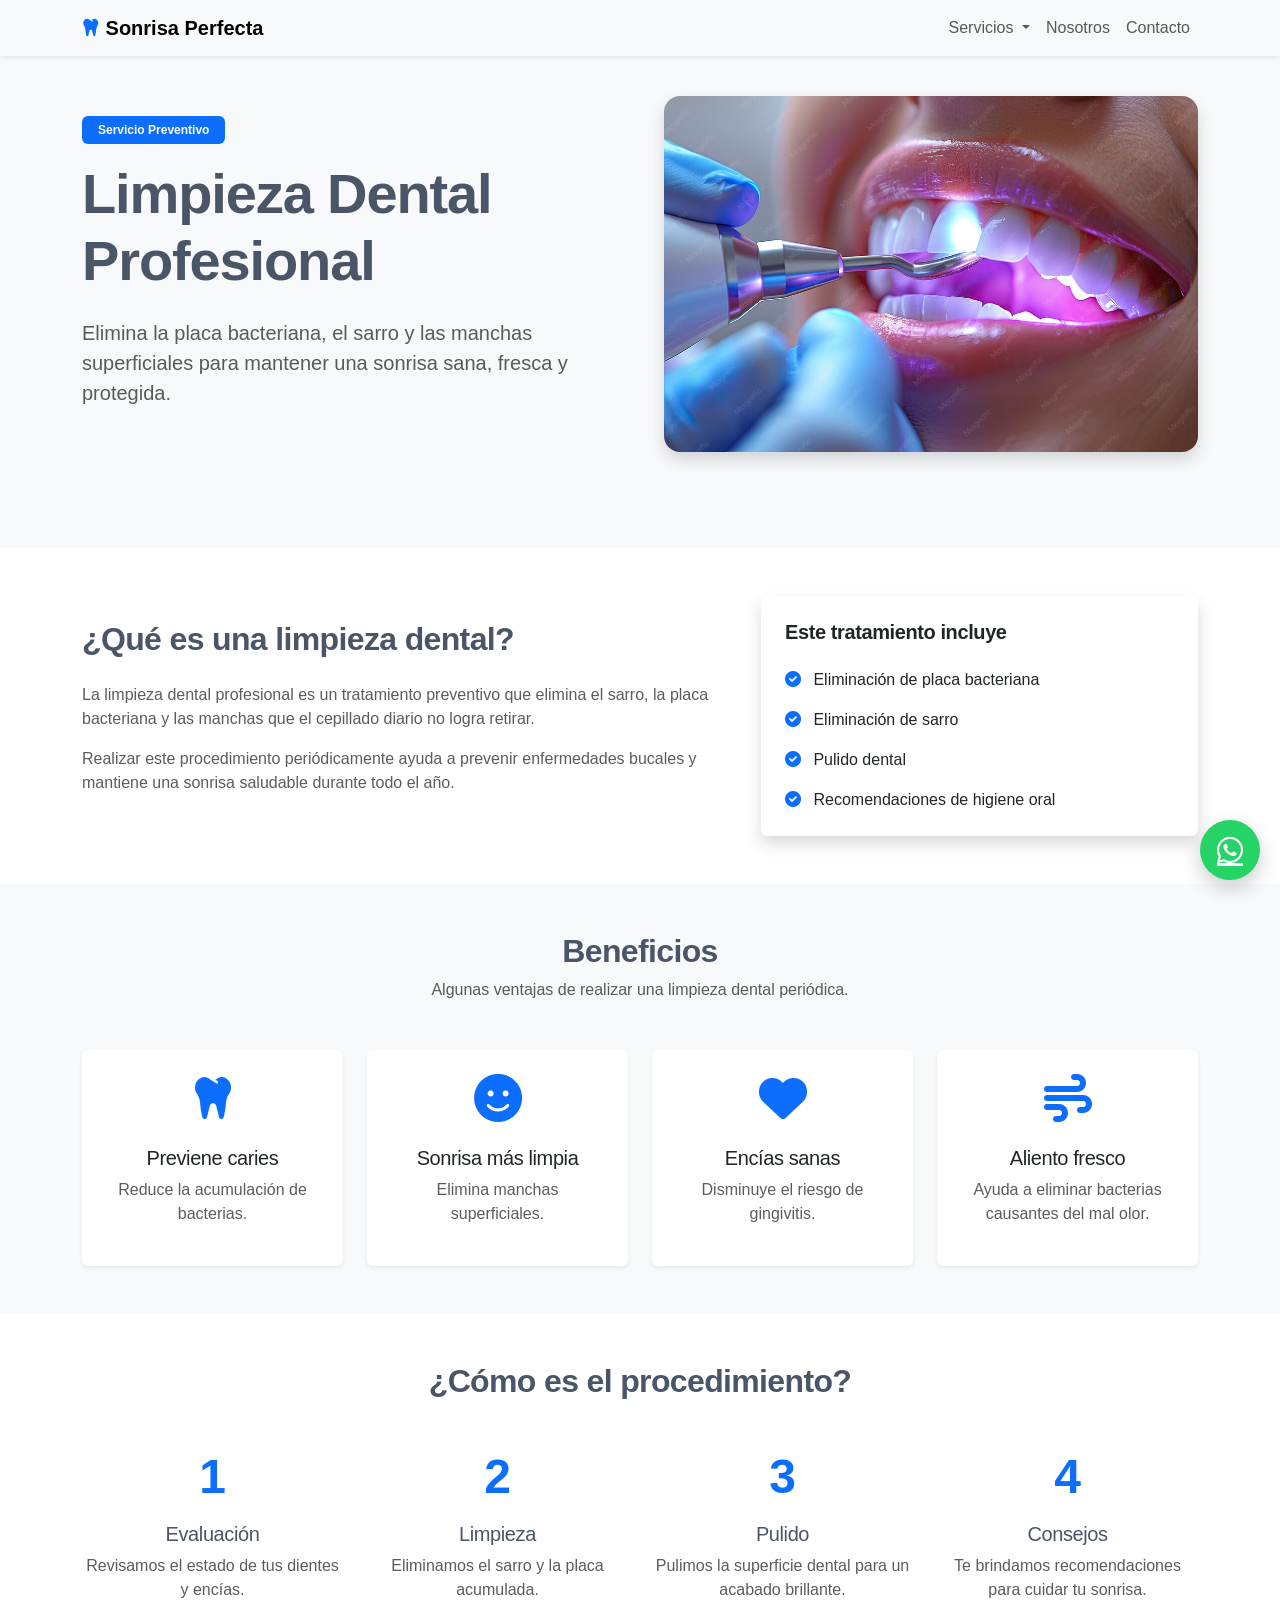
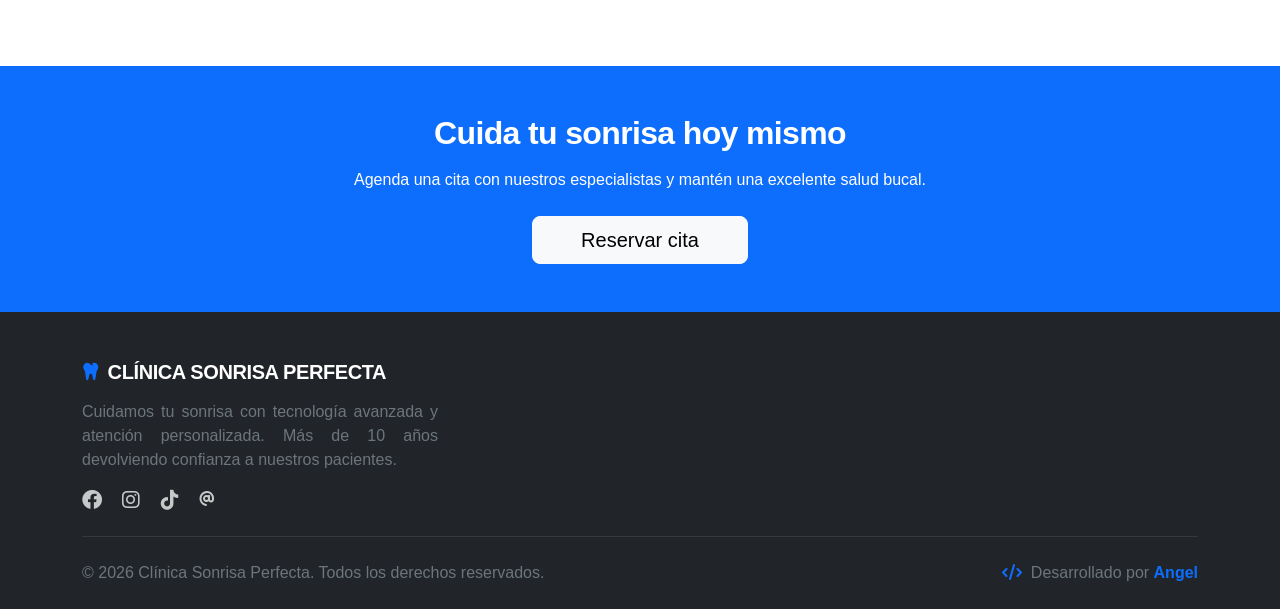
<file: html/servicios/blanqueamiento.html>
<!DOCTYPE html>
<html lang="en">
<head>
    <meta charset="UTF-8">
    <meta name="viewport" content="width=device-width, initial-scale=1.0">
    <title>Limpieza Dendatal</title>

      <!-- Bootstrap 5 CSS -->
    <link href="https://cdn.jsdelivr.net/npm/bootstrap@5.3.0-alpha1/dist/css/bootstrap.min.css" rel="stylesheet" />
    <!-- Font Awesome (íconos) -->
    <link rel="stylesheet" href="https://cdnjs.cloudflare.com/ajax/libs/font-awesome/6.0.0/css/all.min.css" />

    <!-- Enlaces
    <script src="../../assets/js/load-components.js"></script> -->
    <link rel="stylesheet" href="../../assets/css/style.css">

</head>
<body>

     <!-- ===== NAVBAR ===== -->
   <div id="navbar"></div> 

   <main>

    <!-- ================= HERO ================= -->
    <section class="py-5 bg-light">
        <div class="container py-lg-5">

            <div class="row align-items-center g-5">

                <div class="col-lg-6">

                    <span class="badge bg-primary mb-3 px-3 py-2">
                        Servicio Preventivo
                    </span>

                    <h1 class="display-4 fw-bold mb-4">
                        Limpieza Dental Profesional
                    </h1>

                    <p class="lead text-muted mb-4">
                        Elimina la placa bacteriana, el sarro y las manchas
                        superficiales para mantener una sonrisa sana,
                        fresca y protegida.
                    </p>

                    <!-- <div class="d-flex flex-wrap gap-3">

                        <a href="#" class="btn btn-primary btn-lg px-4">
                            Agendar cita
                        </a>

                        <a href="#" class="btn btn-outline-primary btn-lg px-4">
                            Más información
                        </a>

                    </div>-->

                </div>

                <div class="col-lg-6 text-center">

                    <img src="../../assets/img/blanqueamiento_dental.jpg"
                         class="img-fluid rounded-4 shadow"
                         alt="Limpieza Dental">

                </div>

            </div>

        </div>
    </section>

    <!-- ================= DESCRIPCIÓN ================= -->

    <section class="py-5">

        <div class="container">

            <div class="row g-5 align-items-center">

                <div class="col-lg-7">

                    <h2 class="fw-bold mb-4">
                        ¿Qué es una limpieza dental?
                    </h2>

                    <p class="text-muted mb-3">
                        La limpieza dental profesional es un tratamiento
                        preventivo que elimina el sarro, la placa bacteriana
                        y las manchas que el cepillado diario no logra retirar.
                    </p>

                    <p class="text-muted">
                        Realizar este procedimiento periódicamente ayuda
                        a prevenir enfermedades bucales y mantiene una
                        sonrisa saludable durante todo el año.
                    </p>

                </div>

                <div class="col-lg-5">

                    <div class="card shadow border-0">

                        <div class="card-body p-4">

                            <h5 class="fw-bold mb-4">
                                Este tratamiento incluye
                            </h5>

                            <div class="mb-3">
                                <i class="fas fa-check-circle text-primary me-2"></i>
                                Eliminación de placa bacteriana
                            </div>

                            <div class="mb-3">
                                <i class="fas fa-check-circle text-primary me-2"></i>
                                Eliminación de sarro
                            </div>

                            <div class="mb-3">
                                <i class="fas fa-check-circle text-primary me-2"></i>
                                Pulido dental
                            </div>

                            <div>
                                <i class="fas fa-check-circle text-primary me-2"></i>
                                Recomendaciones de higiene oral
                            </div>

                        </div>

                    </div>

                </div>

            </div>

        </div>

    </section>

    <!-- ================= BENEFICIOS ================= -->

    <section class="py-5 bg-light">

        <div class="container">

            <div class="text-center mb-5">

                <h2 class="fw-bold">
                    Beneficios
                </h2>

                <p class="text-muted">
                    Algunas ventajas de realizar una limpieza dental periódica.
                </p>

            </div>

            <div class="row g-4">

                <div class="col-md-6 col-lg-3">

                    <div class="card border-0 shadow-sm h-100 text-center">

                        <div class="card-body p-4">

                            <i class="fas fa-tooth fa-3x text-primary mb-4"></i>

                            <h5>Previene caries</h5>

                            <p class="text-muted">
                                Reduce la acumulación de bacterias.
                            </p>

                        </div>

                    </div>

                </div>

                <div class="col-md-6 col-lg-3">

                    <div class="card border-0 shadow-sm h-100 text-center">

                        <div class="card-body p-4">

                            <i class="fas fa-smile fa-3x text-primary mb-4"></i>

                            <h5>Sonrisa más limpia</h5>

                            <p class="text-muted">
                                Elimina manchas superficiales.
                            </p>

                        </div>

                    </div>

                </div>

                <div class="col-md-6 col-lg-3">

                    <div class="card border-0 shadow-sm h-100 text-center">

                        <div class="card-body p-4">

                            <i class="fas fa-heart fa-3x text-primary mb-4"></i>

                            <h5>Encías sanas</h5>

                            <p class="text-muted">
                                Disminuye el riesgo de gingivitis.
                            </p>

                        </div>

                    </div>

                </div>

                <div class="col-md-6 col-lg-3">

                    <div class="card border-0 shadow-sm h-100 text-center">

                        <div class="card-body p-4">

                            <i class="fas fa-wind fa-3x text-primary mb-4"></i>

                            <h5>Aliento fresco</h5>

                            <p class="text-muted">
                                Ayuda a eliminar bacterias causantes del mal olor.
                            </p>

                        </div>

                    </div>

                </div>

            </div>

        </div>

    </section>

    <!-- ================= PASOS ================= -->

    <section class="py-5">

        <div class="container">

            <div class="text-center mb-5">

                <h2 class="fw-bold">
                    ¿Cómo es el procedimiento?
                </h2>

            </div>

            <div class="row text-center g-4">

                <div class="col-md-3">

                    <div class="display-5 text-primary fw-bold mb-3">
                        1
                    </div>

                    <h5>Evaluación</h5>

                    <p class="text-muted">
                        Revisamos el estado de tus dientes y encías.
                    </p>

                </div>

                <div class="col-md-3">

                    <div class="display-5 text-primary fw-bold mb-3">
                        2
                    </div>

                    <h5>Limpieza</h5>

                    <p class="text-muted">
                        Eliminamos el sarro y la placa acumulada.
                    </p>

                </div>

                <div class="col-md-3">

                    <div class="display-5 text-primary fw-bold mb-3">
                        3
                    </div>

                    <h5>Pulido</h5>

                    <p class="text-muted">
                        Pulimos la superficie dental para un acabado brillante.
                    </p>

                </div>

                <div class="col-md-3">

                    <div class="display-5 text-primary fw-bold mb-3">
                        4
                    </div>

                    <h5>Consejos</h5>

                    <p class="text-muted">
                        Te brindamos recomendaciones para cuidar tu sonrisa.
                    </p>

                </div>

            </div>

        </div>

    </section>

    <!-- ================= CTA ================= -->

    <section class="py-5 bg-primary text-white">

        <div class="container text-center">

            <h2 class="fw-bold mb-3">
                Cuida tu sonrisa hoy mismo
            </h2>

            <p class="mb-4">
                Agenda una cita con nuestros especialistas y mantén una excelente salud bucal.
            </p>

            <a href="#" class="btn btn-light btn-lg px-5">
                Reservar cita
            </a>

        </div>

    </section>

</main>

    <!-- ===== FOOTER ===== -->
    <div id="footer"></div> 

   <a href="https://wa.me/50512345678" class="whatsapp-float" target="_blank" rel="noopener noreferrer" aria-label="Escribir por WhatsApp">
        <i class="fab fa-whatsapp"></i>
    </a>
    <!-- Bootstrap JS -->
    <script src="https://cdn.jsdelivr.net/npm/bootstrap@5.3.0-alpha1/dist/js/bootstrap.bundle.min.js"></script>
    <script src="../../assets/js/layout.js"></script>

</body>
</html>
</file>
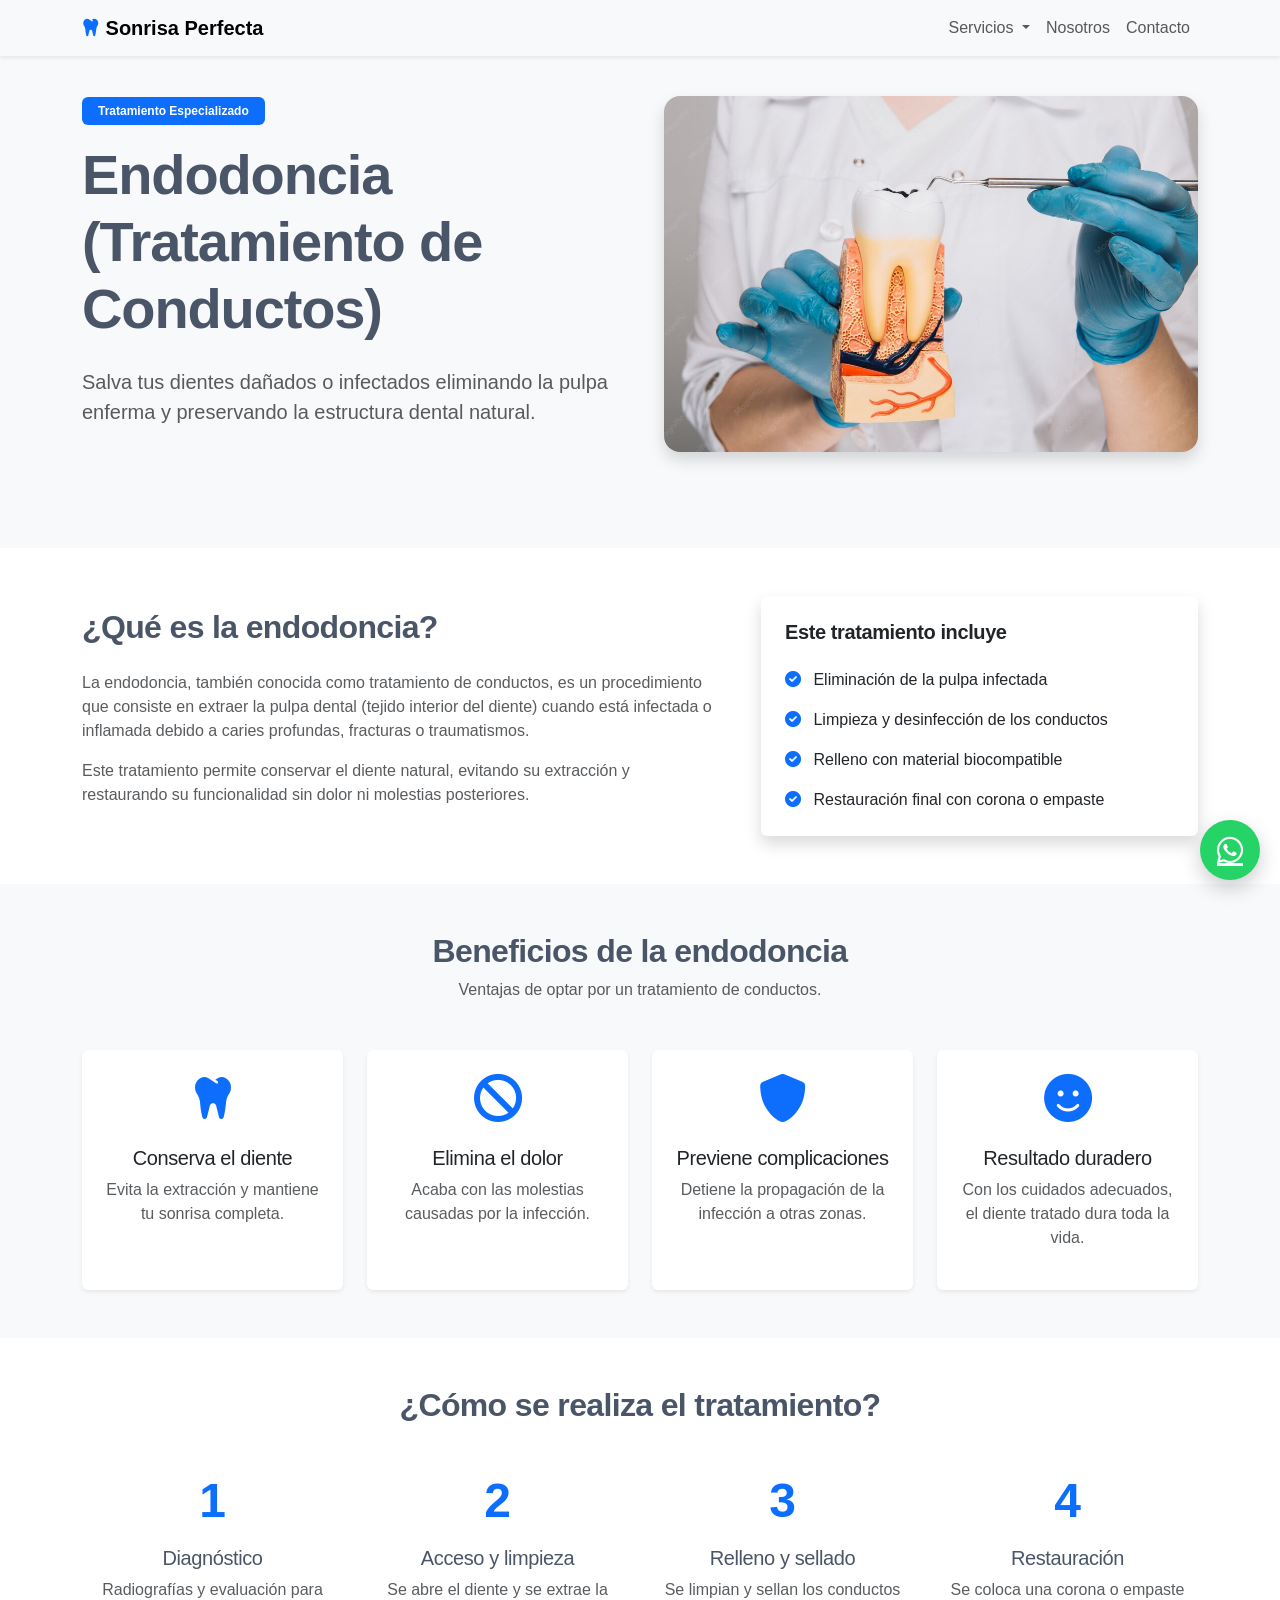
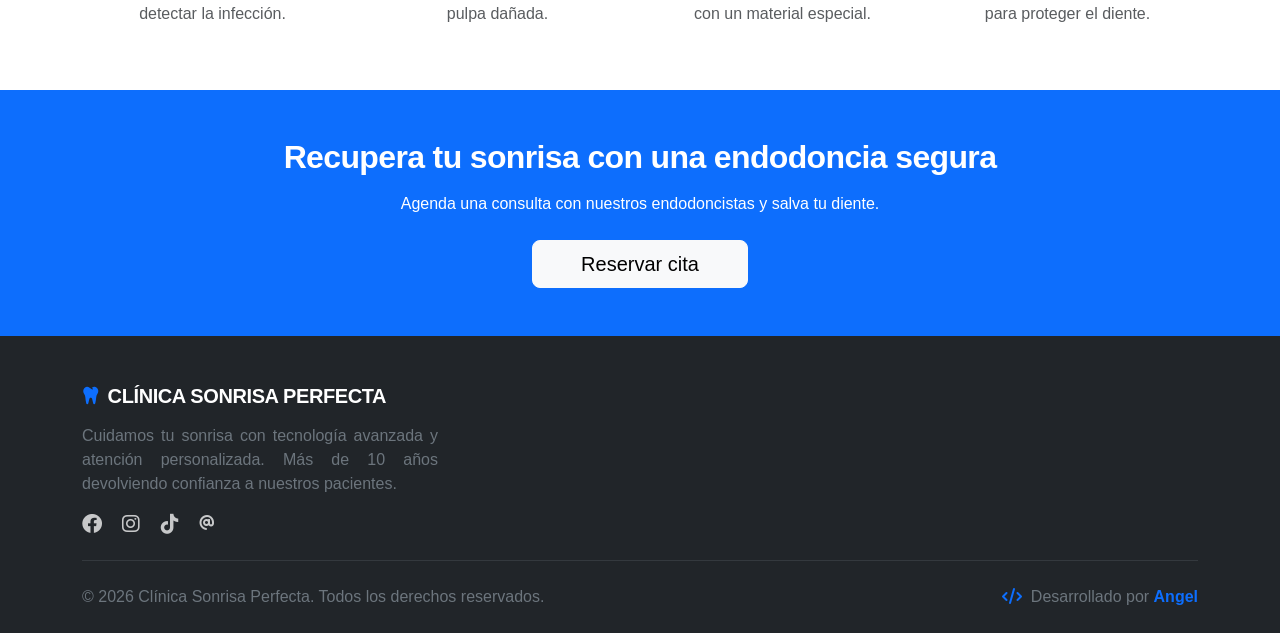
<file: html/servicios/endodoncia.html>
<!DOCTYPE html>
<html lang="en">
<head>
    <meta charset="UTF-8">
    <meta name="viewport" content="width=device-width, initial-scale=1.0">
    <title>Limpieza Dendatal</title>

      <!-- Bootstrap 5 CSS -->
    <link href="https://cdn.jsdelivr.net/npm/bootstrap@5.3.0-alpha1/dist/css/bootstrap.min.css" rel="stylesheet" />
    <!-- Font Awesome (íconos) -->
    <link rel="stylesheet" href="https://cdnjs.cloudflare.com/ajax/libs/font-awesome/6.0.0/css/all.min.css" />

    <!-- Enlaces 
    <script src="../../assets/js/load-components.js"></script>
    <link rel="stylesheet" href="../../assets/css/style.css"> -->
    <link rel="stylesheet" href="../../assets/css/style.css">


</head>
<body>

     <!-- ===== NAVBAR ===== -->
    <div id="navbar"></div> 

    <main>

    <!-- ================= HERO ================= -->
    <section class="py-5 bg-light">
        <div class="container py-lg-5">

            <div class="row align-items-center g-5">

                <div class="col-lg-6">

                    <span class="badge bg-primary mb-3 px-3 py-2">
                        Tratamiento Especializado
                    </span>

                    <h1 class="display-4 fw-bold mb-4">
                        Endodoncia (Tratamiento de Conductos)
                    </h1>

                    <p class="lead text-muted mb-4">
                        Salva tus dientes dañados o infectados eliminando la pulpa enferma 
                        y preservando la estructura dental natural.
                    </p>

                    <!-- <div class="d-flex flex-wrap gap-3">
                        <a href="#" class="btn btn-primary btn-lg px-4">Agendar cita</a>
                        <a href="#" class="btn btn-outline-primary btn-lg px-4">Más información</a>
                    </div> -->

                </div>

                <div class="col-lg-6 text-center">

                    <img src="../../assets/img/endodoncia.jpg"
                         class="img-fluid rounded-4 shadow"
                         alt="Endodoncia dental">

                </div>

            </div>

        </div>
    </section>

    <!-- ================= DESCRIPCIÓN ================= -->

    <section class="py-5">

        <div class="container">

            <div class="row g-5 align-items-center">

                <div class="col-lg-7">

                    <h2 class="fw-bold mb-4">
                        ¿Qué es la endodoncia?
                    </h2>

                    <p class="text-muted mb-3">
                        La endodoncia, también conocida como tratamiento de conductos, 
                        es un procedimiento que consiste en extraer la pulpa dental 
                        (tejido interior del diente) cuando está infectada o inflamada 
                        debido a caries profundas, fracturas o traumatismos.
                    </p>

                    <p class="text-muted">
                        Este tratamiento permite conservar el diente natural, 
                        evitando su extracción y restaurando su funcionalidad 
                        sin dolor ni molestias posteriores.
                    </p>

                </div>

                <div class="col-lg-5">

                    <div class="card shadow border-0">

                        <div class="card-body p-4">

                            <h5 class="fw-bold mb-4">
                                Este tratamiento incluye
                            </h5>

                            <div class="mb-3">
                                <i class="fas fa-check-circle text-primary me-2"></i>
                                Eliminación de la pulpa infectada
                            </div>

                            <div class="mb-3">
                                <i class="fas fa-check-circle text-primary me-2"></i>
                                Limpieza y desinfección de los conductos
                            </div>

                            <div class="mb-3">
                                <i class="fas fa-check-circle text-primary me-2"></i>
                                Relleno con material biocompatible
                            </div>

                            <div>
                                <i class="fas fa-check-circle text-primary me-2"></i>
                                Restauración final con corona o empaste
                            </div>

                        </div>

                    </div>

                </div>

            </div>

        </div>

    </section>

    <!-- ================= BENEFICIOS ================= -->

    <section class="py-5 bg-light">

        <div class="container">

            <div class="text-center mb-5">

                <h2 class="fw-bold">
                    Beneficios de la endodoncia
                </h2>

                <p class="text-muted">
                    Ventajas de optar por un tratamiento de conductos.
                </p>

            </div>

            <div class="row g-4">

                <div class="col-md-6 col-lg-3">

                    <div class="card border-0 shadow-sm h-100 text-center">

                        <div class="card-body p-4">

                            <i class="fas fa-tooth fa-3x text-primary mb-4"></i>

                            <h5>Conserva el diente</h5>

                            <p class="text-muted">
                                Evita la extracción y mantiene tu sonrisa completa.
                            </p>

                        </div>

                    </div>

                </div>

                <div class="col-md-6 col-lg-3">

                    <div class="card border-0 shadow-sm h-100 text-center">

                        <div class="card-body p-4">

                            <i class="fas fa-ban fa-3x text-primary mb-4"></i>

                            <h5>Elimina el dolor</h5>

                            <p class="text-muted">
                                Acaba con las molestias causadas por la infección.
                            </p>

                        </div>

                    </div>

                </div>

                <div class="col-md-6 col-lg-3">

                    <div class="card border-0 shadow-sm h-100 text-center">

                        <div class="card-body p-4">

                            <i class="fas fa-shield-alt fa-3x text-primary mb-4"></i>

                            <h5>Previene complicaciones</h5>

                            <p class="text-muted">
                                Detiene la propagación de la infección a otras zonas.
                            </p>

                        </div>

                    </div>

                </div>

                <div class="col-md-6 col-lg-3">

                    <div class="card border-0 shadow-sm h-100 text-center">

                        <div class="card-body p-4">

                            <i class="fas fa-smile fa-3x text-primary mb-4"></i>

                            <h5>Resultado duradero</h5>

                            <p class="text-muted">
                                Con los cuidados adecuados, el diente tratado dura toda la vida.
                            </p>

                        </div>

                    </div>

                </div>

            </div>

        </div>

    </section>

    <!-- ================= PASOS ================= -->

    <section class="py-5">

        <div class="container">

            <div class="text-center mb-5">

                <h2 class="fw-bold">
                    ¿Cómo se realiza el tratamiento?
                </h2>

            </div>

            <div class="row text-center g-4">

                <div class="col-md-3">

                    <div class="display-5 text-primary fw-bold mb-3">
                        1
                    </div>

                    <h5>Diagnóstico</h5>

                    <p class="text-muted">
                        Radiografías y evaluación para detectar la infección.
                    </p>

                </div>

                <div class="col-md-3">

                    <div class="display-5 text-primary fw-bold mb-3">
                        2
                    </div>

                    <h5>Acceso y limpieza</h5>

                    <p class="text-muted">
                        Se abre el diente y se extrae la pulpa dañada.
                    </p>

                </div>

                <div class="col-md-3">

                    <div class="display-5 text-primary fw-bold mb-3">
                        3
                    </div>

                    <h5>Relleno y sellado</h5>

                    <p class="text-muted">
                        Se limpian y sellan los conductos con un material especial.
                    </p>

                </div>

                <div class="col-md-3">

                    <div class="display-5 text-primary fw-bold mb-3">
                        4
                    </div>

                    <h5>Restauración</h5>

                    <p class="text-muted">
                        Se coloca una corona o empaste para proteger el diente.
                    </p>

                </div>

            </div>

        </div>

    </section>

    <!-- ================= CTA ================= -->

    <section class="py-5 bg-primary text-white">

        <div class="container text-center">

            <h2 class="fw-bold mb-3">
                Recupera tu sonrisa con una endodoncia segura
            </h2>

            <p class="mb-4">
                Agenda una consulta con nuestros endodoncistas y salva tu diente.
            </p>

            <a href="#" class="btn btn-light btn-lg px-5">
                Reservar cita
            </a>

        </div>

    </section>

</main>
    

    <!-- ===== FOOTER ===== -->
    <div id="footer"></div> 

   <a href="https://wa.me/50512345678" class="whatsapp-float" target="_blank" rel="noopener noreferrer" aria-label="Escribir por WhatsApp">
        <i class="fab fa-whatsapp"></i>
    </a>
    <!-- Bootstrap JS -->
    <script src="https://cdn.jsdelivr.net/npm/bootstrap@5.3.0-alpha1/dist/js/bootstrap.bundle.min.js"></script>
    <script src="../../assets/js/layout.js"></script>

</body>
</html>
</file>
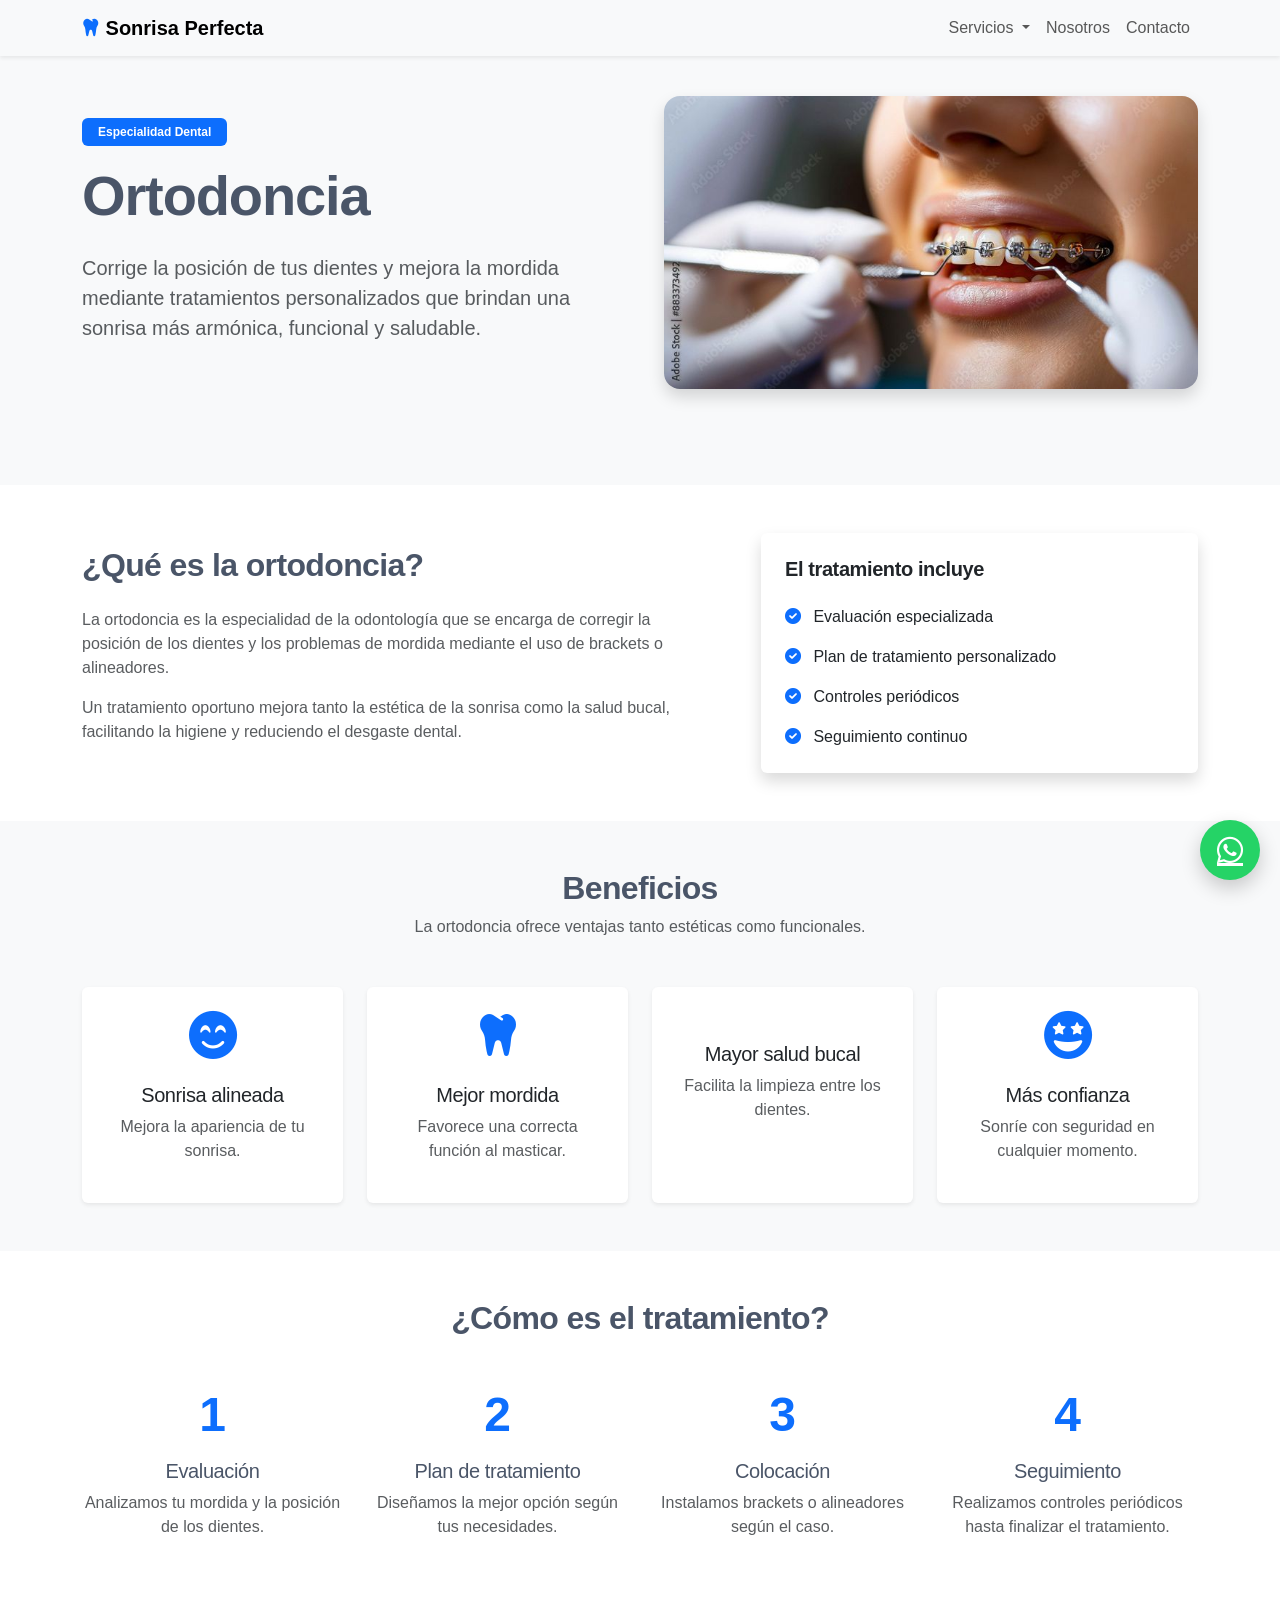
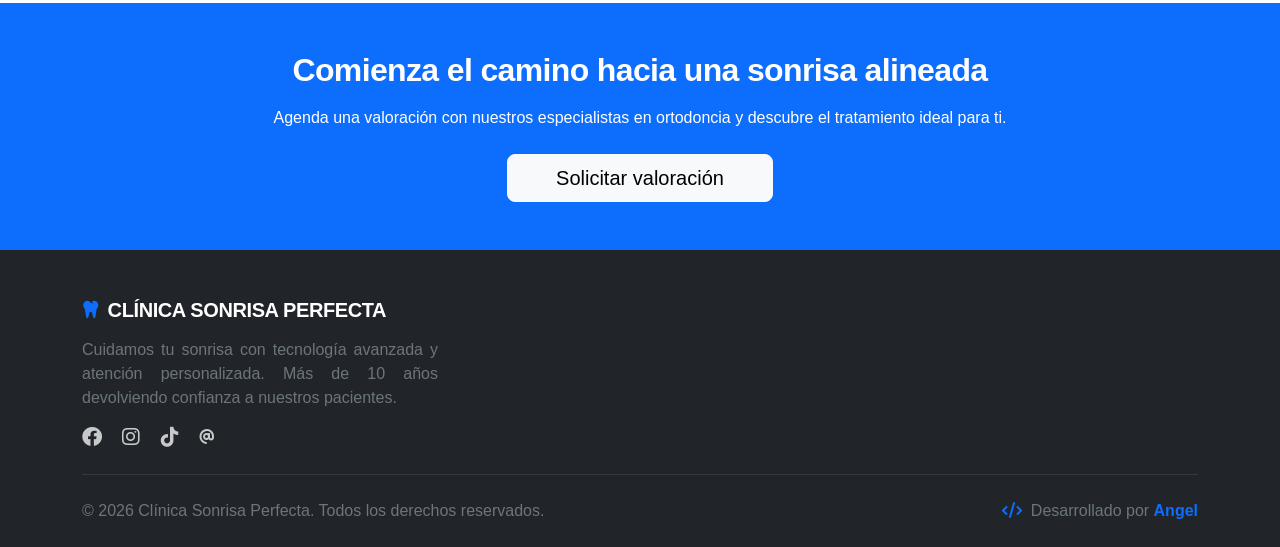
<file: html/servicios/ortodoncia.html>
<!DOCTYPE html>
<html lang="en">
<head>
    <meta charset="UTF-8">
    <meta name="viewport" content="width=device-width, initial-scale=1.0">
    <title>Limpieza Dendatal</title>

      <!-- Bootstrap 5 CSS -->
    <link href="https://cdn.jsdelivr.net/npm/bootstrap@5.3.0-alpha1/dist/css/bootstrap.min.css" rel="stylesheet" />
    <!-- Font Awesome (íconos) -->
    <link rel="stylesheet" href="https://cdnjs.cloudflare.com/ajax/libs/font-awesome/6.0.0/css/all.min.css" />

    <!-- Enlaces 
    <script src="../../assets/js/load-components.js"></script>-->
    <link rel="stylesheet" href="../../assets/css/style.css">

</head>
     <!-- ===== NAVBAR ===== -->
    <div id="navbar"></div>
<body>

<main>

    <!-- ================= HERO ================= -->
    <section class="py-5 bg-light">
        <div class="container py-lg-5">

            <div class="row align-items-center g-5">

                <div class="col-lg-6">

                    <span class="badge bg-primary mb-3 px-3 py-2">
                        Especialidad Dental
                    </span>

                    <h1 class="display-4 fw-bold mb-4">
                        Ortodoncia
                    </h1>

                    <p class="lead text-muted mb-4">
                        Corrige la posición de tus dientes y mejora la mordida
                        mediante tratamientos personalizados que brindan una
                        sonrisa más armónica, funcional y saludable.
                    </p>

                </div>

                <div class="col-lg-6 text-center">

                    <img src="../../assets/img/ortodoncia2.jpg"
                        class="img-fluid rounded-4 shadow"
                        alt="Ortodoncia">

                </div>

            </div>

        </div>
    </section>

    <!-- ================= DESCRIPCIÓN ================= -->

    <section class="py-5">

        <div class="container">

            <div class="row align-items-center g-5">

                <div class="col-lg-7">

                    <h2 class="fw-bold mb-4">
                        ¿Qué es la ortodoncia?
                    </h2>

                    <p class="text-muted mb-3">
                        La ortodoncia es la especialidad de la odontología que se
                        encarga de corregir la posición de los dientes y los
                        problemas de mordida mediante el uso de brackets o
                        alineadores.
                    </p>

                    <p class="text-muted">
                        Un tratamiento oportuno mejora tanto la estética de la
                        sonrisa como la salud bucal, facilitando la higiene y
                        reduciendo el desgaste dental.
                    </p>

                </div>

                <div class="col-lg-5">

                    <div class="card border-0 shadow">

                        <div class="card-body p-4">

                            <h5 class="fw-bold mb-4">
                                El tratamiento incluye
                            </h5>

                            <div class="mb-3">
                                <i class="fas fa-check-circle text-primary me-2"></i>
                                Evaluación especializada
                            </div>

                            <div class="mb-3">
                                <i class="fas fa-check-circle text-primary me-2"></i>
                                Plan de tratamiento personalizado
                            </div>

                            <div class="mb-3">
                                <i class="fas fa-check-circle text-primary me-2"></i>
                                Controles periódicos
                            </div>

                            <div>
                                <i class="fas fa-check-circle text-primary me-2"></i>
                                Seguimiento continuo
                            </div>

                        </div>

                    </div>

                </div>

            </div>

        </div>

    </section>

    <!-- ================= BENEFICIOS ================= -->

    <section class="py-5 bg-light">

        <div class="container">

            <div class="text-center mb-5">

                <h2 class="fw-bold">
                    Beneficios
                </h2>

                <p class="text-muted">
                    La ortodoncia ofrece ventajas tanto estéticas como funcionales.
                </p>

            </div>

            <div class="row g-4">

                <div class="col-md-6 col-lg-3">

                    <div class="card border-0 shadow-sm h-100 text-center">

                        <div class="card-body p-4">

                            <i class="fas fa-smile-beam fa-3x text-primary mb-4"></i>

                            <h5>Sonrisa alineada</h5>

                            <p class="text-muted">
                                Mejora la apariencia de tu sonrisa.
                            </p>

                        </div>

                    </div>

                </div>

                <div class="col-md-6 col-lg-3">

                    <div class="card border-0 shadow-sm h-100 text-center">

                        <div class="card-body p-4">

                            <i class="fas fa-tooth fa-3x text-primary mb-4"></i>

                            <h5>Mejor mordida</h5>

                            <p class="text-muted">
                                Favorece una correcta función al masticar.
                            </p>

                        </div>

                    </div>

                </div>

                <div class="col-md-6 col-lg-3">

                    <div class="card border-0 shadow-sm h-100 text-center">

                        <div class="card-body p-4">

                            <i class="fas fa-shield-heart fa-3x text-primary mb-4"></i>

                            <h5>Mayor salud bucal</h5>

                            <p class="text-muted">
                                Facilita la limpieza entre los dientes.
                            </p>

                        </div>

                    </div>

                </div>

                <div class="col-md-6 col-lg-3">

                    <div class="card border-0 shadow-sm h-100 text-center">

                        <div class="card-body p-4">

                            <i class="fas fa-face-grin-stars fa-3x text-primary mb-4"></i>

                            <h5>Más confianza</h5>

                            <p class="text-muted">
                                Sonríe con seguridad en cualquier momento.
                            </p>

                        </div>

                    </div>

                </div>

            </div>

        </div>

    </section>

    <!-- ================= PROCEDIMIENTO ================= -->

    <section class="py-5">

        <div class="container">

            <div class="text-center mb-5">

                <h2 class="fw-bold">
                    ¿Cómo es el tratamiento?
                </h2>

            </div>

            <div class="row text-center g-4">

                <div class="col-md-3">

                    <div class="display-5 text-primary fw-bold mb-3">1</div>

                    <h5>Evaluación</h5>

                    <p class="text-muted">
                        Analizamos tu mordida y la posición de los dientes.
                    </p>

                </div>

                <div class="col-md-3">

                    <div class="display-5 text-primary fw-bold mb-3">2</div>

                    <h5>Plan de tratamiento</h5>

                    <p class="text-muted">
                        Diseñamos la mejor opción según tus necesidades.
                    </p>

                </div>

                <div class="col-md-3">

                    <div class="display-5 text-primary fw-bold mb-3">3</div>

                    <h5>Colocación</h5>

                    <p class="text-muted">
                        Instalamos brackets o alineadores según el caso.
                    </p>

                </div>

                <div class="col-md-3">

                    <div class="display-5 text-primary fw-bold mb-3">4</div>

                    <h5>Seguimiento</h5>

                    <p class="text-muted">
                        Realizamos controles periódicos hasta finalizar el tratamiento.
                    </p>

                </div>

            </div>

        </div>

    </section>

    <!-- ================= CTA ================= -->

    <section class="py-5 bg-primary text-white">

        <div class="container text-center">

            <h2 class="fw-bold mb-3">
                Comienza el camino hacia una sonrisa alineada
            </h2>

            <p class="mb-4">
                Agenda una valoración con nuestros especialistas en ortodoncia y descubre el tratamiento ideal para ti.
            </p>

            <a href="#" class="btn btn-light btn-lg px-5">
                Solicitar valoración
            </a>

        </div>

    </section>

</main>


<!-- ===== FOOTER ===== -->
    <div id="footer"></div> 

   <a href="https://wa.me/50512345678" class="whatsapp-float" target="_blank" rel="noopener noreferrer" aria-label="Escribir por WhatsApp">
        <i class="fab fa-whatsapp"></i>
    </a>
    <!-- Bootstrap JS -->
    <script src="https://cdn.jsdelivr.net/npm/bootstrap@5.3.0-alpha1/dist/js/bootstrap.bundle.min.js"></script>
    <script src="../../assets/js/layout.js"></script>
</body>
</html>
</file>
<file: assets/css/style.css>
:root {
            --primary: #0d6efd;
            --secondary: #198754;
            --light-bg: #f8f9fa;
        }
        body {
            margin: 0;
            display: flex;
            flex-direction: column;
            min-height: 100vh;
            font-family: 'Inter', sans-serif;
    color: #4a5568; /* Un gris oscuro más suave que el negro puro, cansa menos la vista */
        }


h1, h2, h3, h4, h5, h6, .display-6 {
    font-family: 'Outfit', sans-serif;
    letter-spacing: -0.02em; /* Hace que los títulos se vean más compactos e institucionales */
}

        main {
            flex: 1;
        }
        .btn-primary-custom {
            background-color: var(--secondary);
            color: #fff;
            border: none;
        }
        .btn-primary-custom:hover {
            background-color: #146c43;
            color: #fff;
        }
        .hero {
            background: linear-gradient(135deg, #e3f2fd, #bbdefb);
            padding: 80px 0;
        }
        .card-service {
            transition: transform 0.3s;
        }
        .card-service:hover {
            transform: translateY(-8px);
            box-shadow: 0 10px 20px rgba(0,0,0,0.1);
        }
        .testimonial-card {
            background: #fff;
            border-left: 5px solid var(--secondary);
        }
        footer {
            background: #0d6efd;
            color: #fff;
        }
        footer a {
            color: #fff;
            text-decoration: none;
        }
        footer a:hover {
            text-decoration: underline;
        }

        .whatsapp-float {
            position: fixed;
            right: 20px;
            bottom: 20px;
            width: 60px;
            height: 60px;
            background-color: #25d366;
            color: #fff;
            border-radius: 50%;
            display: flex;
            align-items: center;
            justify-content: center;
            font-size: 30px;
            box-shadow: 0 8px 20px rgba(0, 0, 0, 0.2);
            z-index: 9999;
            transition: transform 0.3s ease, box-shadow 0.3s ease;
        }

        .whatsapp-float:hover {
            color: #fff;
            transform: scale(1.08);
            box-shadow: 0 10px 25px rgba(0, 0, 0, 0.25);
        }

        @media (max-width: 576px) {
            .whatsapp-float {
                width: 55px;
                height: 55px;
                right: 15px;
                bottom: 15px;
                font-size: 26px;
            }
        }

          .hover-text-primary:hover {
        color: #0d6efd !important;
    }
    .hover-text-info:hover {
        color: #0dcaf0 !important;
    }
    .hover-opacity-100:hover {
        opacity: 1 !important;
    }
    .opacity-75 {
        opacity: 0.75;
    }

    @media (min-width: 992px){

    .navbar .dropdown:hover .dropdown-menu{

        display:block;
        margin-top:0;

    }

}
</file>
